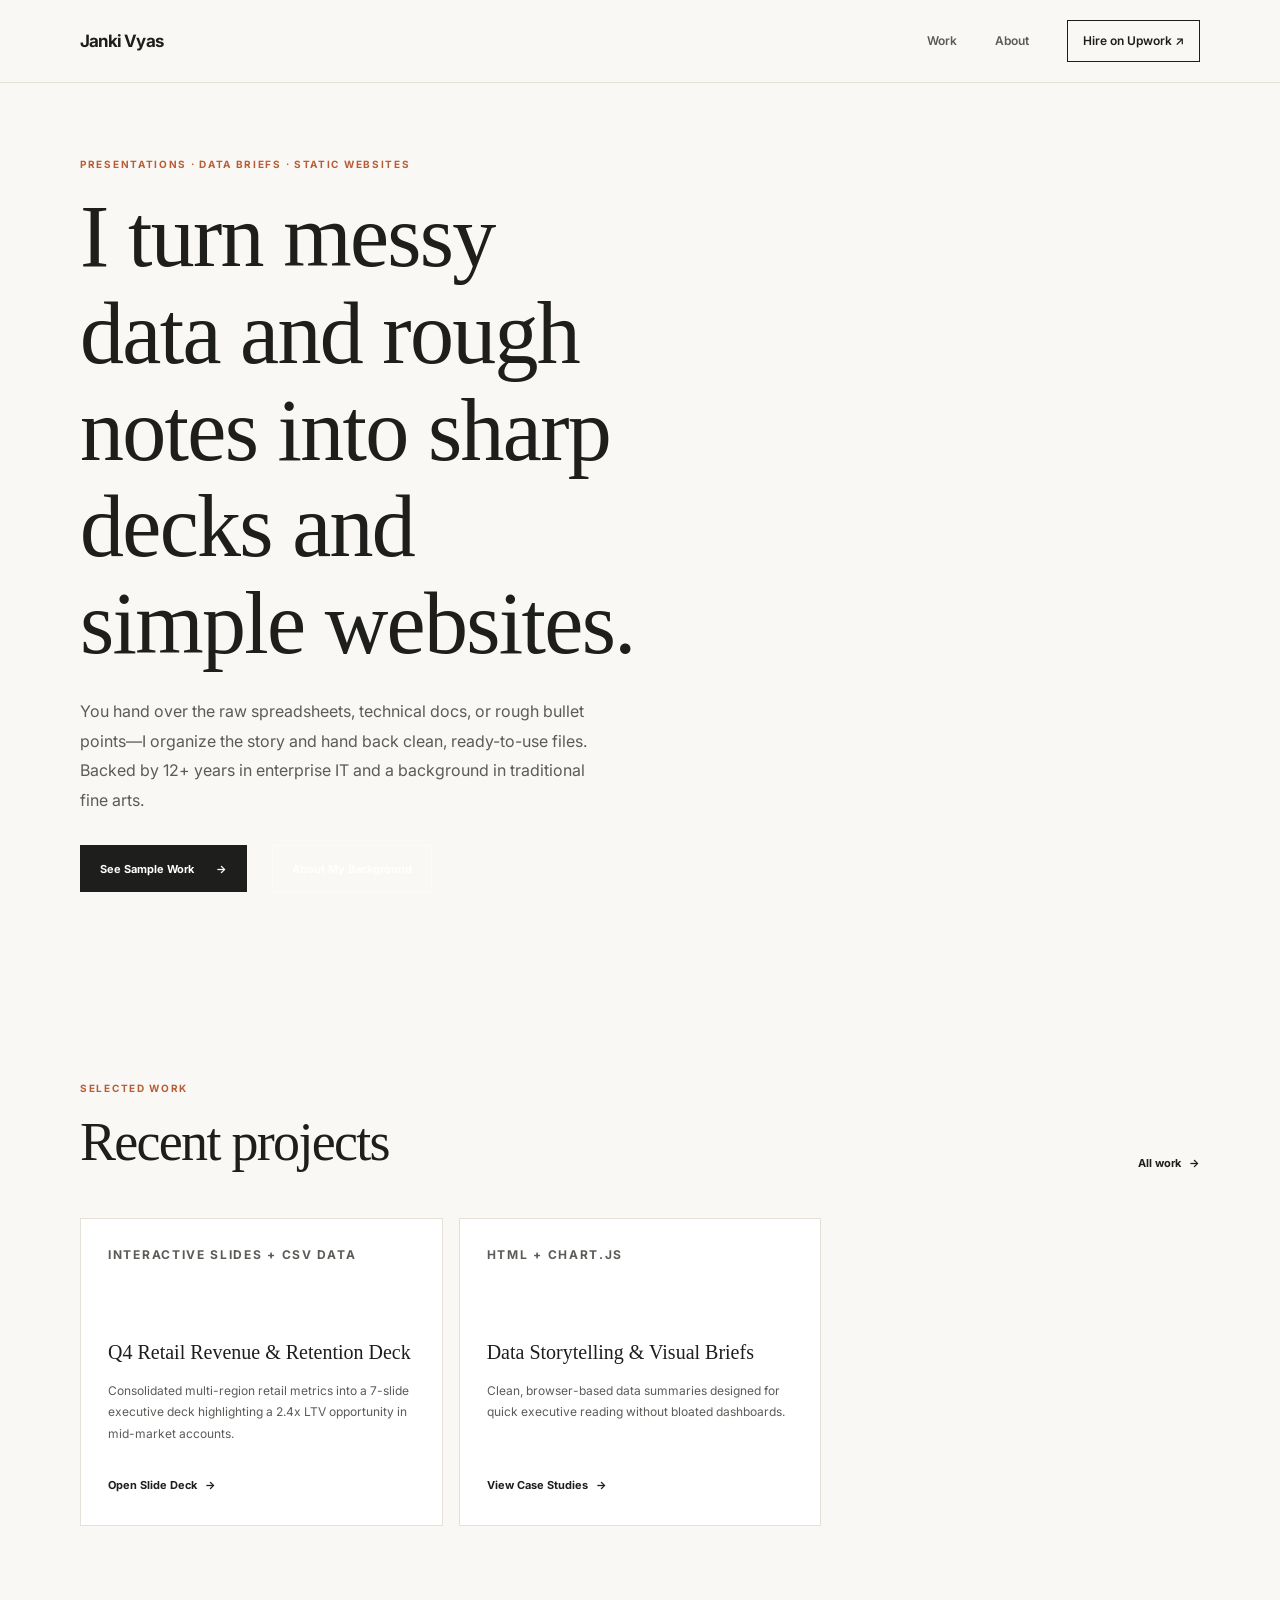
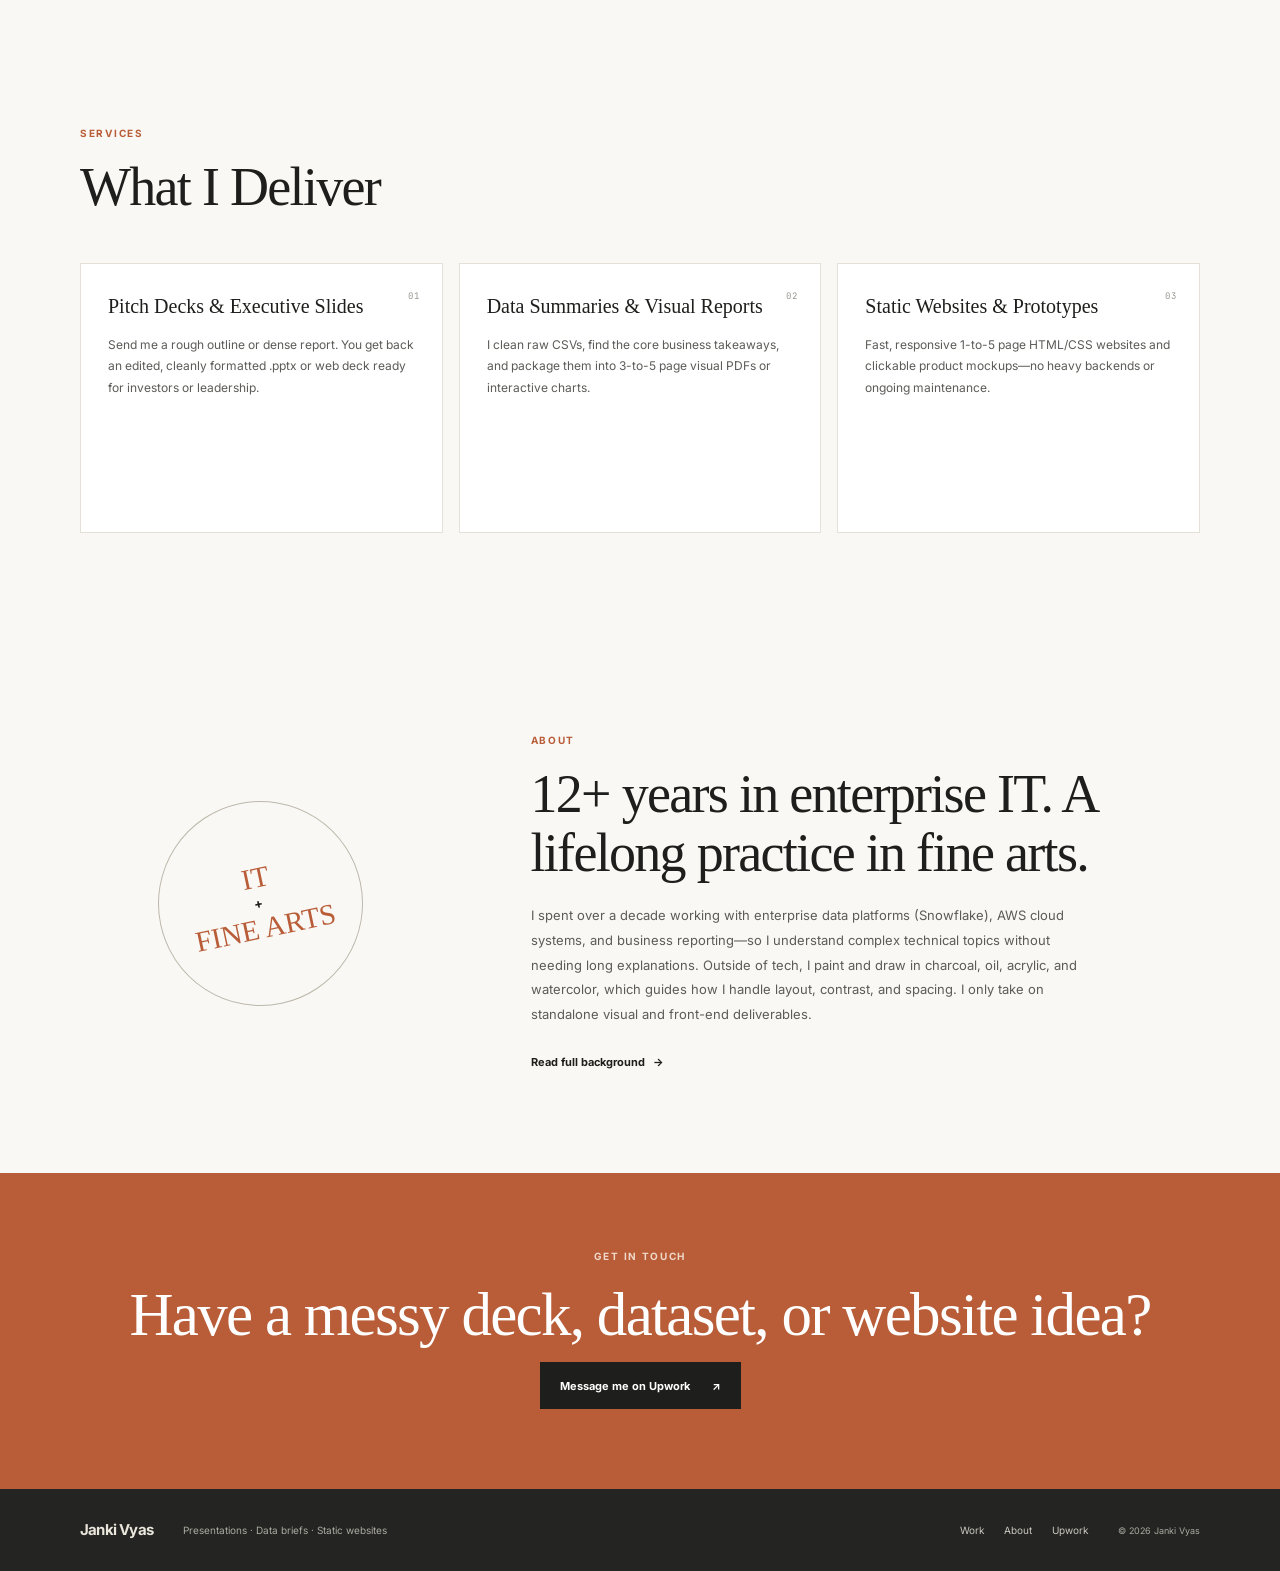
<file: index.html>
<!doctype html>
<html lang="en">
<head>
  <meta charset="utf-8">
  <meta name="viewport" content="width=device-width, initial-scale=1">
  <meta name="theme-color" content="#F4F5F3">
  <meta name="description" content="Janki Vyas creates executive presentations, data briefs, and simple static websites. 12+ years in enterprise IT and a background in traditional fine arts.">
  <title>Janki Vyas — Presentations, Data Briefs &amp; Static Websites</title>
  <link rel="preconnect" href="https://fonts.googleapis.com">
  <link rel="preconnect" href="https://fonts.gstatic.com" crossorigin>
  <link href="https://fonts.googleapis.com/css2?family=Inter:wght@400;500;600;700&family=JetBrains+Mono:wght@400;500;600&display=swap" rel="stylesheet">
  <link rel="stylesheet" href="style.css">
</head>
<body>
  <a class="skip-link" href="#main">Skip to content</a>
  <header class="site-header">
    <div class="container header-inner">
      <a class="wordmark" href="index.html" aria-label="Janki Vyas home">Janki Vyas</a>
      <nav class="site-nav" aria-label="Main navigation">
        <a href="work.html">Work</a>
        <a href="about.html">About</a>
        <a class="nav-cta" href="https://www.upwork.com/nx/search/talent/?q=Janki%20Vyas" target="_blank" rel="noopener noreferrer">Hire on Upwork <span aria-hidden="true">↗</span></a>
      </nav>
    </div>
  </header>
  <main id="main">
    <section class="hero container reveal" aria-labelledby="hero-title">
      <div class="hero-copy">
        <p class="eyebrow">PRESENTATIONS · DATA BRIEFS · STATIC WEBSITES</p>
        <h1 id="hero-title">I turn messy data and rough notes into sharp decks and simple websites.</h1>
        <p class="hero-intro">You hand over the raw spreadsheets, technical docs, or rough bullet points—I organize the story and hand back clean, ready-to-use files. Backed by 12+ years in enterprise IT and a background in traditional fine arts.</p>
        <div class="hero-actions">
          <a class="button button-dark" href="work.html">See Sample Work <span aria-hidden="true">→</span></a>
          <a class="button button-outline" href="about.html">About My Background</a>
        </div>
      </div>
    </section>

    <section class="section container reveal" aria-labelledby="selected-work-title">
      <div class="section-heading"><div><p class="eyebrow">Selected work</p><h2 id="selected-work-title">Recent projects</h2></div><a class="text-link" href="work.html">All work <span aria-hidden="true">→</span></a></div>
      <div class="service-grid project-grid">
        <article class="service-card project-card">
          <p class="eyebrow">INTERACTIVE SLIDES + CSV DATA</p>
          <h3>Q4 Retail Revenue &amp; Retention Deck</h3>
          <p>Consolidated multi-region retail metrics into a 7-slide executive deck highlighting a 2.4x LTV opportunity in mid-market accounts.</p>
          <a class="text-link" href="decks/retail-q4-story.html">Open Slide Deck <span aria-hidden="true">→</span></a>
        </article>
        <article class="service-card project-card">
          <p class="eyebrow">HTML + CHART.JS</p>
          <h3>Data Storytelling &amp; Visual Briefs</h3>
          <p>Clean, browser-based data summaries designed for quick executive reading without bloated dashboards.</p>
          <a class="text-link" href="work.html#data-briefs">View Case Studies <span aria-hidden="true">→</span></a>
        </article>
      </div>
    </section>

    <section class="section container reveal" aria-labelledby="deliver-title">
      <div class="section-heading"><div><p class="eyebrow">Services</p><h2 id="deliver-title">What I Deliver</h2></div></div>
      <div class="service-grid">
        <article class="service-card"><span class="card-index">01</span><h3>Pitch Decks &amp; Executive Slides</h3><p>Send me a rough outline or dense report. You get back an edited, cleanly formatted .pptx or web deck ready for investors or leadership.</p></article>
        <article class="service-card"><span class="card-index">02</span><h3>Data Summaries &amp; Visual Reports</h3><p>I clean raw CSVs, find the core business takeaways, and package them into 3-to-5 page visual PDFs or interactive charts.</p></article>
        <article class="service-card"><span class="card-index">03</span><h3>Static Websites &amp; Prototypes</h3><p>Fast, responsive 1-to-5 page HTML/CSS websites and clickable product mockups—no heavy backends or ongoing maintenance.</p></article>
      </div>
    </section>

    <section class="section container about-teaser reveal" aria-labelledby="about-title">
      <div class="about-stamp" aria-hidden="true"><span>IT</span><span>+</span><span>FINE ARTS</span></div>
      <div>
        <p class="eyebrow">About</p>
        <h2 id="about-title">12+ years in enterprise IT. A lifelong practice in fine arts.</h2>
        <p>I spent over a decade working with enterprise data platforms (Snowflake), AWS cloud systems, and business reporting—so I understand complex technical topics without needing long explanations. Outside of tech, I paint and draw in charcoal, oil, acrylic, and watercolor, which guides how I handle layout, contrast, and spacing. I only take on standalone visual and front-end deliverables.</p>
        <a class="text-link" href="about.html">Read full background <span aria-hidden="true">→</span></a>
      </div>
    </section>

    <section class="contact-band reveal" aria-labelledby="contact-title">
      <div class="container contact-inner">
        <p class="eyebrow">Get in touch</p>
        <h2 id="contact-title">Have a messy deck, dataset, or website idea?</h2>
        <a class="button button-dark" href="https://www.upwork.com/nx/search/talent/?q=Janki%20Vyas" target="_blank" rel="noopener noreferrer">Message me on Upwork <span aria-hidden="true">↗</span></a>
      </div>
    </section>
  </main>
  <footer class="site-footer">
    <div class="container footer-inner">
      <a class="wordmark" href="index.html">Janki Vyas</a>
      <p>Presentations · Data briefs · Static websites</p>
      <div class="footer-links"><a href="work.html">Work</a><a href="about.html">About</a><a href="https://www.upwork.com/nx/search/talent/?q=Janki%20Vyas" target="_blank" rel="noopener noreferrer">Upwork</a></div>
      <small>© 2026 Janki Vyas</small>
    </div>
  </footer>
  <script>
    document.addEventListener('DOMContentLoaded', () => {
      const items = document.querySelectorAll('.reveal');
      if (!('IntersectionObserver' in window) || window.matchMedia('(prefers-reduced-motion: reduce)').matches) {
        items.forEach(item => item.classList.add('is-visible'));
        return;
      }
      const observer = new IntersectionObserver(entries => {
        entries.forEach(entry => {
          if (entry.isIntersecting) {
            entry.target.classList.add('is-visible');
            observer.unobserve(entry.target);
          }
        });
      }, { threshold: 0.12, rootMargin: '0px 0px -32px 0px' });
      items.forEach(item => observer.observe(item));
    });
  </script>
</body>
</html>
</file>
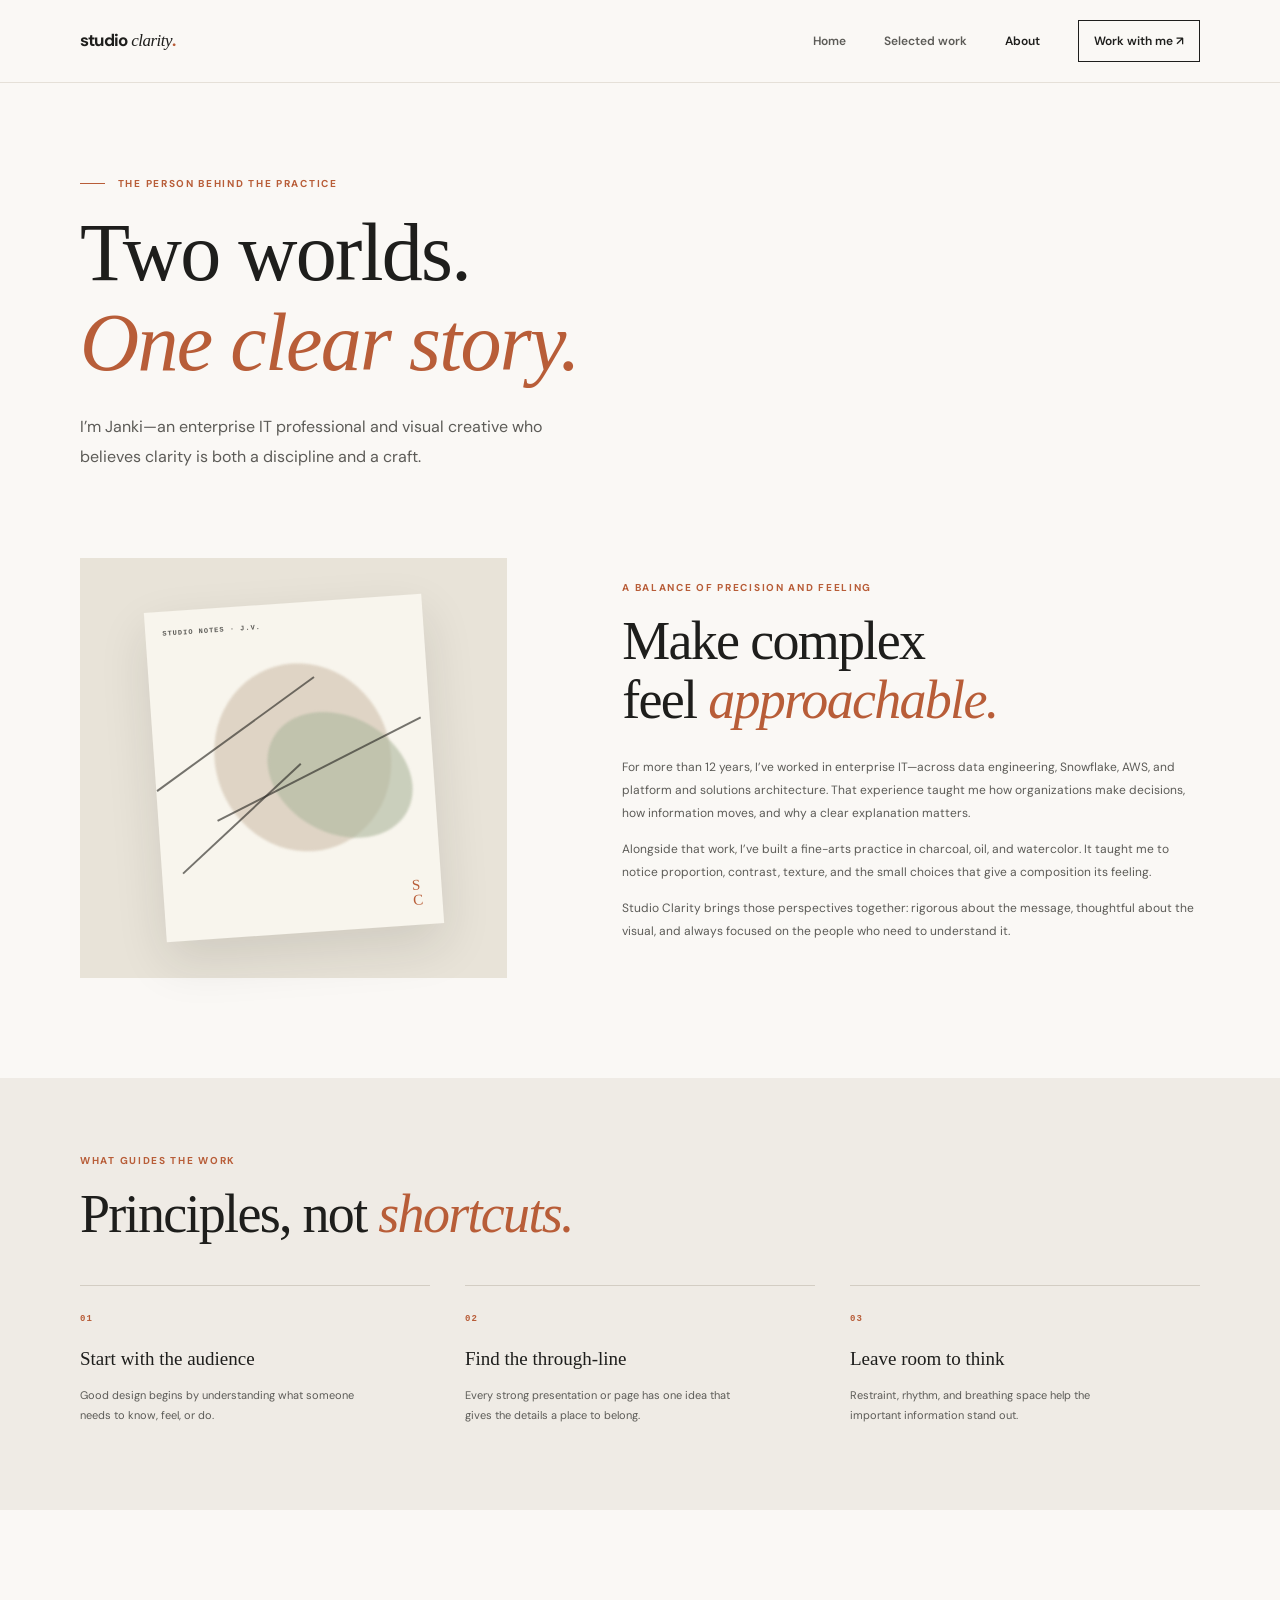
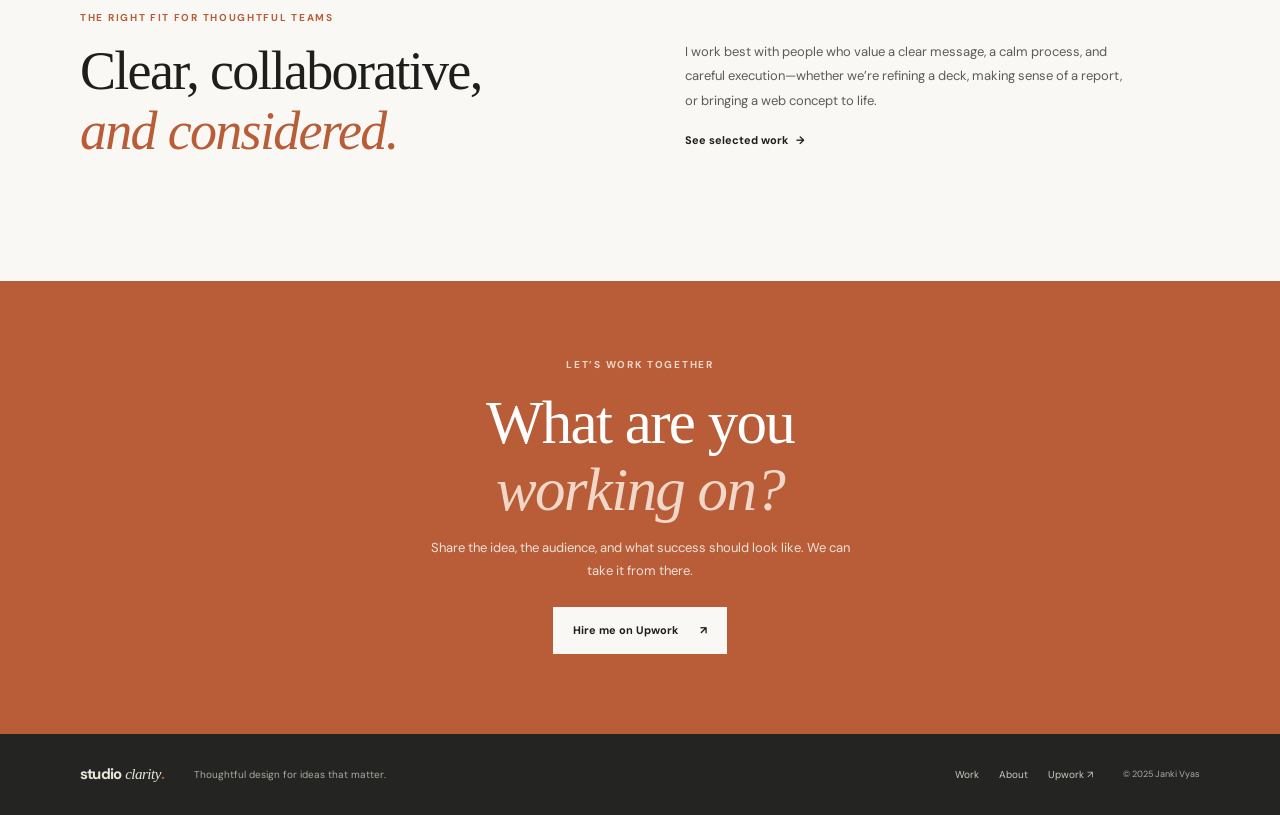
<file: about.html>
<!doctype html>
<html lang="en">
<head>
  <meta charset="utf-8">
  <meta name="viewport" content="width=device-width, initial-scale=1">
  <meta name="theme-color" content="#f6f2e9">
  <meta name="description" content="Meet Janki Vyas, a presentation designer and data storyteller with 12+ years of enterprise IT experience and a fine-arts background.">
  <title>About — Studio Clarity</title>
  <link rel="preconnect" href="https://fonts.googleapis.com">
  <link rel="preconnect" href="https://fonts.gstatic.com" crossorigin>
  <link href="https://fonts.googleapis.com/css2?family=DM+Sans:wght@400;500;600;700&family=Playfair+Display:wght@500;600&display=swap" rel="stylesheet">
  <link rel="stylesheet" href="style.css">
</head>
<body>
  <a class="skip-link" href="#main">Skip to content</a>
  <header class="site-header">
    <div class="container header-inner">
      <a class="wordmark" href="index.html" aria-label="Studio Clarity home">studio <span>clarity</span><i>.</i></a>
      <nav class="site-nav" aria-label="Main navigation">
        <a href="index.html">Home</a>
        <a href="work.html">Selected work</a>
        <a href="about.html" aria-current="page">About</a>
        <a class="nav-cta" href="https://www.upwork.com/nx/search/talent/?q=Janki%20Vyas" target="_blank" rel="noopener noreferrer">Work with me <span aria-hidden="true">↗</span></a>
      </nav>
    </div>
  </header>

  <main id="main">
    <section class="page-hero container about-page-hero">
      <p class="eyebrow"><span class="eyebrow-line"></span> The person behind the practice</p>
      <h1>Two worlds.<br><em>One clear story.</em></h1>
      <p class="page-intro">I’m Janki—an enterprise IT professional and visual creative who believes clarity is both a discipline and a craft.</p>
    </section>

    <section class="about-feature container">
      <div class="about-portrait" aria-label="Abstract artwork inspired by charcoal and watercolor"><div class="portrait-paper"><span class="portrait-caption">STUDIO NOTES · J.V.</span><div class="paint-wash wash-one"></div><div class="paint-wash wash-two"></div><div class="charcoal-line line-one"></div><div class="charcoal-line line-two"></div><div class="charcoal-line line-three"></div><span class="portrait-seal">S<br>C</span></div></div>
      <div class="about-story"><p class="eyebrow">A balance of precision and feeling</p><h2>Make complex<br>feel <em>approachable.</em></h2><p>For more than 12 years, I’ve worked in enterprise IT—across data engineering, Snowflake, AWS, and platform and solutions architecture. That experience taught me how organizations make decisions, how information moves, and why a clear explanation matters.</p><p>Alongside that work, I’ve built a fine-arts practice in charcoal, oil, and watercolor. It taught me to notice proportion, contrast, texture, and the small choices that give a composition its feeling.</p><p>Studio Clarity brings those perspectives together: rigorous about the message, thoughtful about the visual, and always focused on the people who need to understand it.</p></div>
    </section>

    <section class="values-section"><div class="container"><p class="eyebrow">What guides the work</p><h2>Principles, not <em>shortcuts.</em></h2><div class="values-grid"><article><span>01</span><h3>Start with the audience</h3><p>Good design begins by understanding what someone needs to know, feel, or do.</p></article><article><span>02</span><h3>Find the through-line</h3><p>Every strong presentation or page has one idea that gives the details a place to belong.</p></article><article><span>03</span><h3>Leave room to think</h3><p>Restraint, rhythm, and breathing space help the important information stand out.</p></article></div></div></section>

    <section class="section container about-close"><div><p class="eyebrow">The right fit for thoughtful teams</p><h2>Clear, collaborative,<br><em>and considered.</em></h2></div><div><p>I work best with people who value a clear message, a calm process, and careful execution—whether we’re refining a deck, making sense of a report, or bringing a web concept to life.</p><a class="text-link" href="work.html">See selected work <span aria-hidden="true">→</span></a></div></section>

    <section class="contact-band"><div class="container contact-inner"><p class="eyebrow">Let’s work together</p><h2>What are you<br><em>working on?</em></h2><p>Share the idea, the audience, and what success should look like. We can take it from there.</p><a class="button button-cream" href="https://www.upwork.com/nx/search/talent/?q=Janki%20Vyas" target="_blank" rel="noopener noreferrer">Hire me on Upwork <span aria-hidden="true">↗</span></a></div></section>
  </main>

  <footer class="site-footer">
    <div class="container footer-inner">
      <a class="wordmark" href="index.html">studio <span>clarity</span><i>.</i></a>
      <p>Thoughtful design for ideas that matter.</p>
      <div class="footer-links"><a href="work.html">Work</a><a href="about.html" aria-current="page">About</a><a href="https://www.upwork.com/nx/search/talent/?q=Janki%20Vyas" target="_blank" rel="noopener noreferrer">Upwork ↗</a></div>
      <small>© 2025 Janki Vyas</small>
    </div>
  </footer>
</body>
</html>
</file>
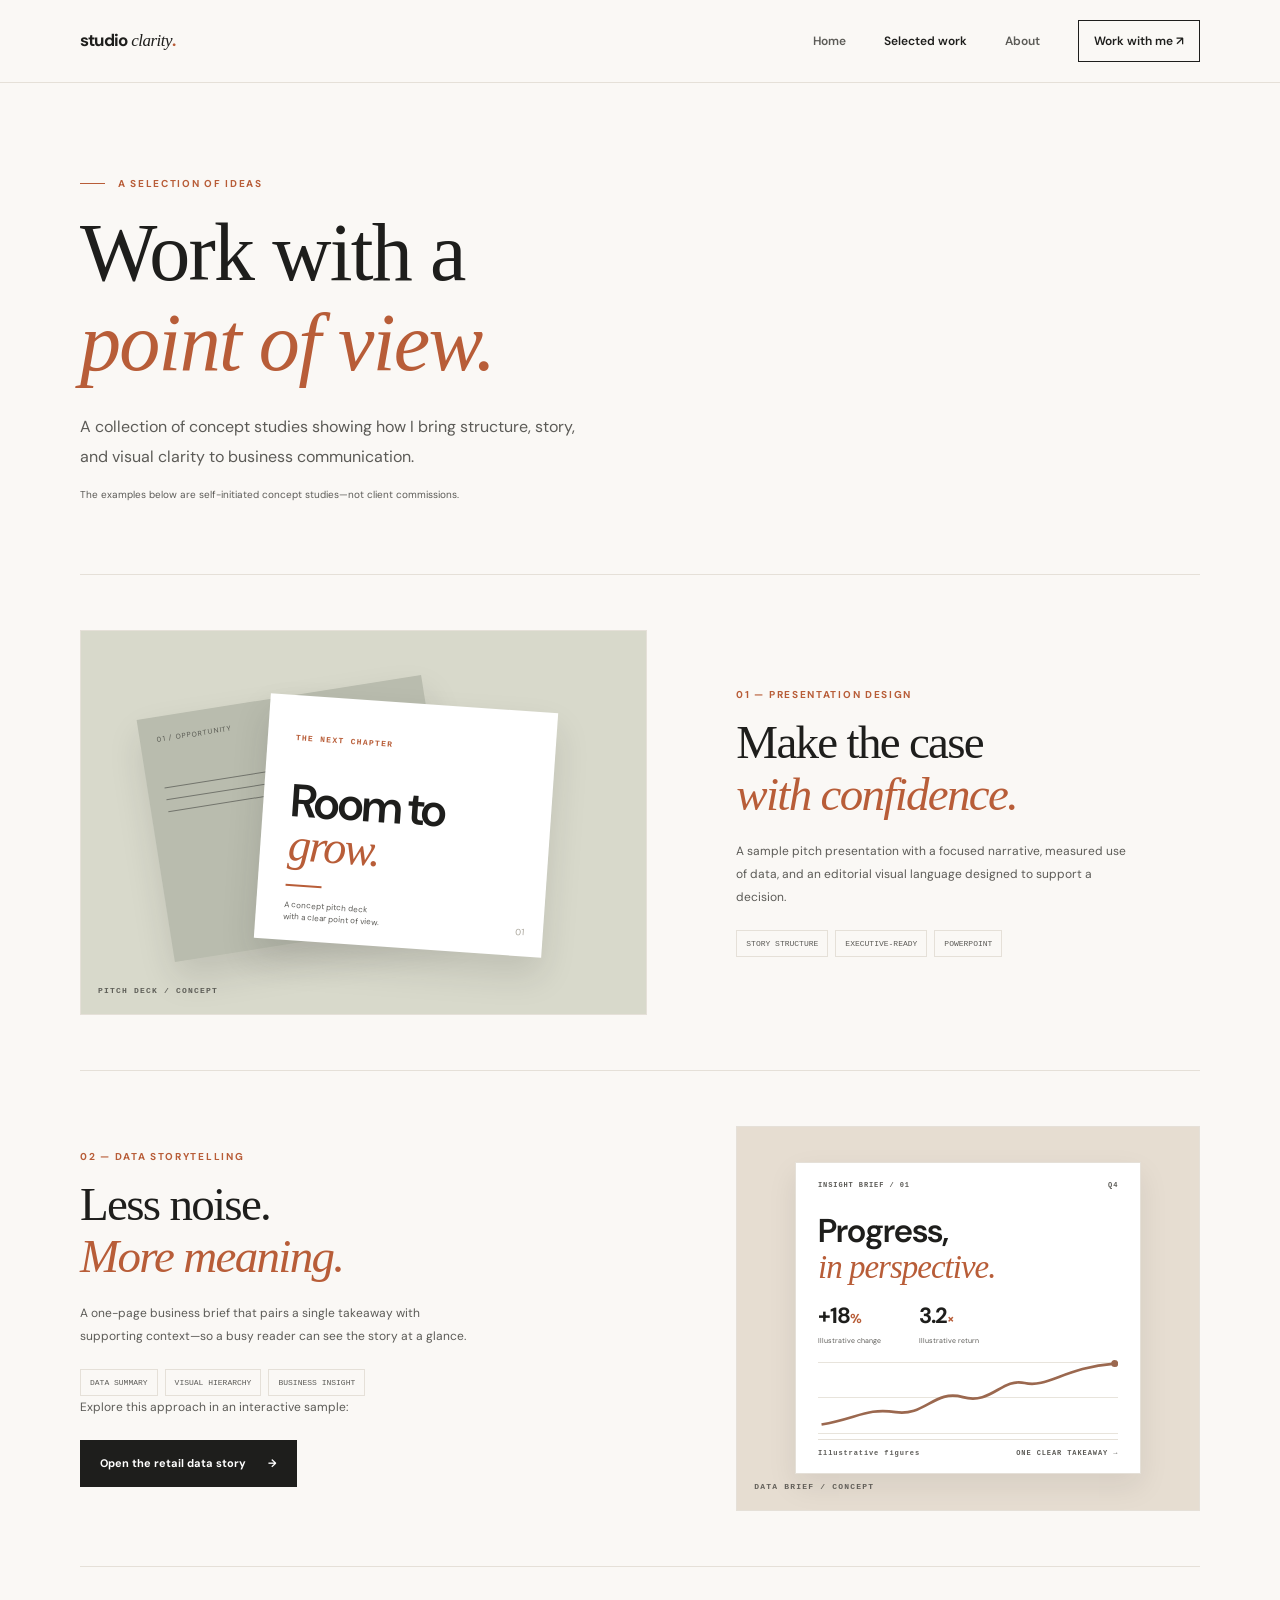
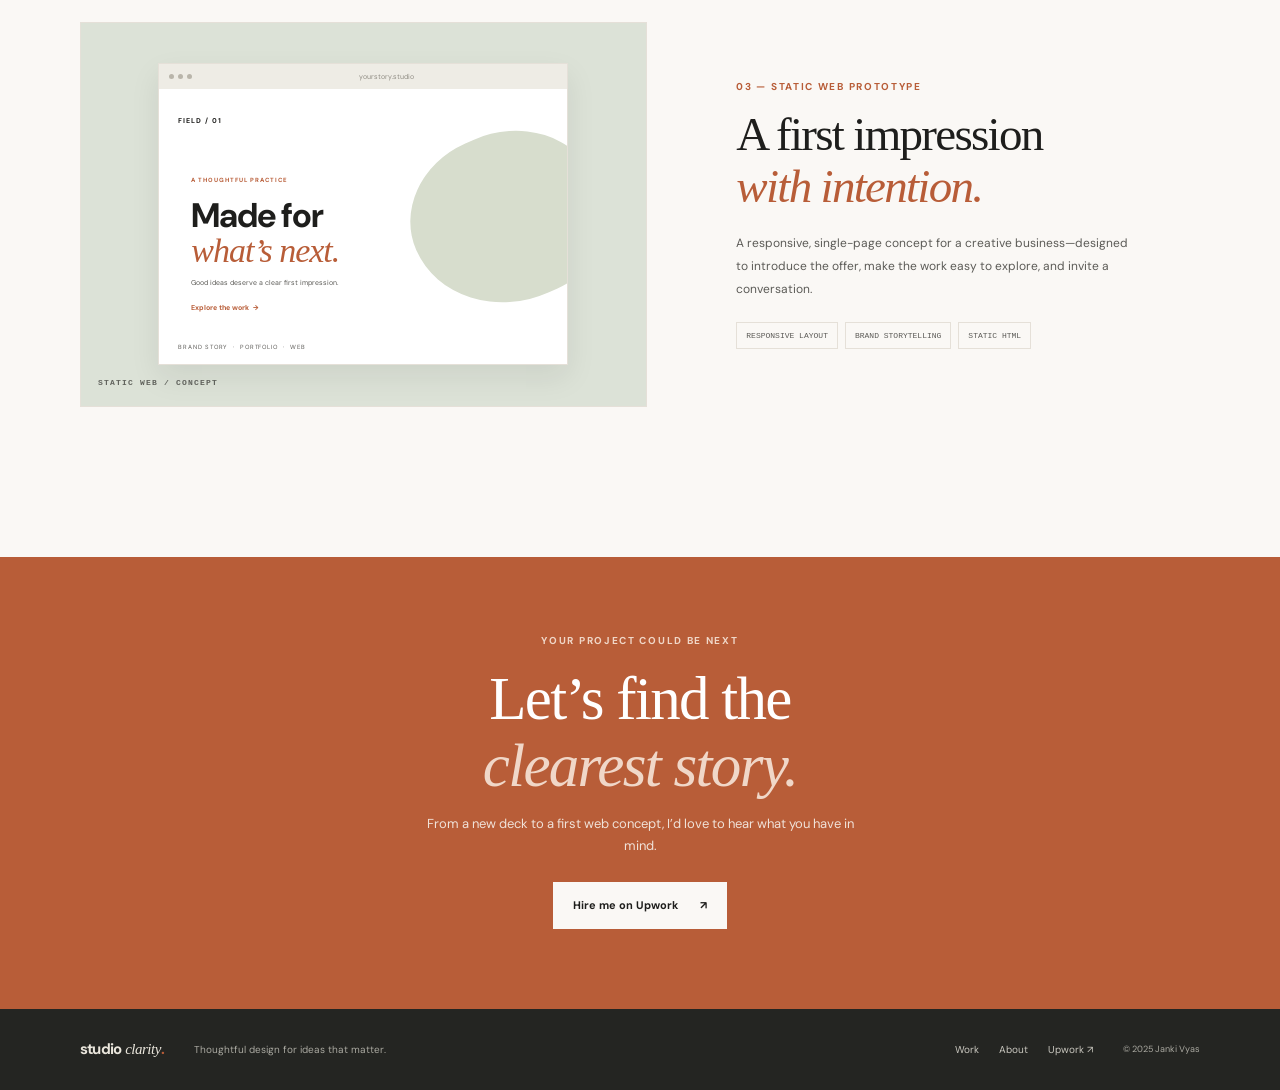
<file: work.html>
<!doctype html>
<html lang="en">
<head>
  <meta charset="utf-8">
  <meta name="viewport" content="width=device-width, initial-scale=1">
  <meta name="theme-color" content="#f6f2e9">
  <meta name="description" content="Explore Studio Clarity concept studies in presentation design, data storytelling, and static web prototypes by Janki Vyas.">
  <title>Selected Work — Studio Clarity</title>
  <link rel="preconnect" href="https://fonts.googleapis.com">
  <link rel="preconnect" href="https://fonts.gstatic.com" crossorigin>
  <link href="https://fonts.googleapis.com/css2?family=DM+Sans:wght@400;500;600;700&family=Playfair+Display:wght@500;600&display=swap" rel="stylesheet">
  <link rel="stylesheet" href="style.css">
</head>
<body>
  <a class="skip-link" href="#main">Skip to content</a>
  <header class="site-header"><div class="container header-inner"><a class="wordmark" href="index.html" aria-label="Studio Clarity home">studio <span>clarity</span><i>.</i></a><nav class="site-nav" aria-label="Main navigation"><a href="index.html">Home</a><a href="work.html" aria-current="page">Selected work</a><a href="about.html">About</a><a class="nav-cta" href="https://www.upwork.com/nx/search/talent/?q=Janki%20Vyas" target="_blank" rel="noopener noreferrer">Work with me <span aria-hidden="true">↗</span></a></nav></div></header>
  <main id="main">
    <section class="page-hero container"><p class="eyebrow"><span class="eyebrow-line"></span> A selection of ideas</p><h1>Work with a<br><em>point of view.</em></h1><p class="page-intro">A collection of concept studies showing how I bring structure, story, and visual clarity to business communication.</p><p class="work-disclaimer">The examples below are self-initiated concept studies—not client commissions.</p></section>

    <section class="work-list container" aria-label="Selected work">
      <article class="work-project" id="presentations">
        <div class="project-visual visual-pitch"><div class="pitch-slide pitch-back"><span>01 / OPPORTUNITY</span><div class="pitch-lines"><i></i><i></i><i></i></div></div><div class="pitch-slide pitch-main"><span class="mini-label">THE NEXT CHAPTER</span><h3>Room to<br><em>grow.</em></h3><div class="pitch-rule"></div><p>A concept pitch deck<br>with a clear point of view.</p><span class="pitch-number">01</span></div><span class="visual-tag">PITCH DECK / CONCEPT</span></div>
        <div class="project-info"><p class="eyebrow">01 — Presentation design</p><h2>Make the case<br><em>with confidence.</em></h2><p>A sample pitch presentation with a focused narrative, measured use of data, and an editorial visual language designed to support a decision.</p><ul class="tag-list"><li>Story structure</li><li>Executive-ready</li><li>PowerPoint</li></ul></div>
      </article>

      <article class="work-project project-reverse" id="data-briefs">
        <div class="project-visual visual-data"><div class="data-sheet"><div class="data-top"><span>INSIGHT BRIEF / 01</span><span>Q4</span></div><p class="data-title">Progress,<br><em>in perspective.</em></p><div class="data-stat-row"><div><strong>+18<span>%</span></strong><small>Illustrative change</small></div><div><strong>3.2<span>×</span></strong><small>Illustrative return</small></div></div><div class="data-graph"><div class="graph-lines"><i></i><i></i><i></i></div><svg viewBox="0 0 340 90" role="img" aria-label="Illustrative upward trend line"><path d="M4 75 C 45 68, 55 56, 88 61 S 132 35, 164 44 S 208 22, 234 28 S 280 10, 336 6" fill="none" stroke="#9b684f" stroke-width="3"/><circle cx="336" cy="6" r="4" fill="#9b684f"/></svg></div><div class="data-bottom"><span>Illustrative figures</span><span>ONE CLEAR TAKEAWAY →</span></div></div><span class="visual-tag">DATA BRIEF / CONCEPT</span></div>
        <div class="project-info"><p class="eyebrow">02 — Data storytelling</p><h2>Less noise.<br><em>More meaning.</em></h2><p>A one-page business brief that pairs a single takeaway with supporting context—so a busy reader can see the story at a glance.</p><ul class="tag-list"><li>Data summary</li><li>Visual hierarchy</li><li>Business insight</li></ul><p class="project-link-note">Explore this approach in an interactive sample:</p><a class="button button-dark" href="sample-data-story.html">Open the retail data story <span aria-hidden="true">→</span></a></div>
      </article>

      <article class="work-project" id="web-prototypes">
        <div class="project-visual visual-web"><div class="browser-frame"><div class="browser-bar"><span></span><span></span><span></span><i>yourstory.studio</i></div><div class="browser-page"><span class="browser-mark">FIELD / 01</span><div class="browser-copy"><small>A THOUGHTFUL PRACTICE</small><strong>Made for<br><em>what’s next.</em></strong><span>Good ideas deserve a clear first impression.</span><b>Explore the work&nbsp; →</b></div><div class="browser-shape"></div><div class="browser-footer">BRAND STORY &nbsp;·&nbsp; PORTFOLIO &nbsp;·&nbsp; WEB</div></div></div><span class="visual-tag">STATIC WEB / CONCEPT</span></div>
        <div class="project-info"><p class="eyebrow">03 — Static web prototype</p><h2>A first impression<br><em>with intention.</em></h2><p>A responsive, single-page concept for a creative business—designed to introduce the offer, make the work easy to explore, and invite a conversation.</p><ul class="tag-list"><li>Responsive layout</li><li>Brand storytelling</li><li>Static HTML</li></ul></div>
      </article>
    </section>

    <section class="contact-band"><div class="container contact-inner"><p class="eyebrow">Your project could be next</p><h2>Let’s find the<br><em>clearest story.</em></h2><p>From a new deck to a first web concept, I’d love to hear what you have in mind.</p><a class="button button-cream" href="https://www.upwork.com/nx/search/talent/?q=Janki%20Vyas" target="_blank" rel="noopener noreferrer">Hire me on Upwork <span aria-hidden="true">↗</span></a></div></section>
  </main>
  <footer class="site-footer"><div class="container footer-inner"><a class="wordmark" href="index.html">studio <span>clarity</span><i>.</i></a><p>Thoughtful design for ideas that matter.</p><div class="footer-links"><a href="work.html">Work</a><a href="about.html">About</a><a href="https://www.upwork.com/nx/search/talent/?q=Janki%20Vyas" target="_blank" rel="noopener noreferrer">Upwork ↗</a></div><small>© 2025 Janki Vyas</small></div></footer>
</body>
</html>
</file>
<file: style.css>
/* Studio Clarity — calm, editorial visual system */
:root {
  color-scheme: light;
  --cream: #FAF8F5;
  --paper: #FFFFFF;
  --ink: #1E1E1C;
  --muted: #5C5B57;
  --line: #E5E0D8;
  --clay: #B85D38;
  --sage: #dce1d2;
  --serif: Georgia, "Times New Roman", serif;
  --sans: Inter, "DM Sans", Arial, sans-serif;
  --mono: "JetBrains Mono", "SFMono-Regular", Consolas, monospace;
  --content: 1120px;
  --ease-out: cubic-bezier(0.16, 1, 0.3, 1);
}
* { box-sizing: border-box; }
html { scroll-behavior: smooth; }
body {
  margin: 0;
  background-color: var(--cream);
  background-image: radial-gradient(rgba(30, 30, 28, .10) .65px, transparent .65px);
  background-size: 18px 18px;
  color: var(--ink);
  font-family: var(--sans);
  font-size: 15px;
  line-height: 1.7;
  -webkit-font-smoothing: antialiased;
}
a { color: inherit; text-decoration: none; }
a:focus-visible, button:focus-visible { outline: 2px solid var(--clay); outline-offset: 5px; }
::selection { color: var(--paper); background: var(--clay); }
.container { width: min(var(--content), calc(100% - 64px)); margin-inline: auto; }
.skip-link { position: absolute; z-index: 20; top: 10px; left: 10px; padding: 10px 14px; transform: translateY(-160%); background: var(--ink); color: var(--paper); }
.skip-link:focus { transform: translateY(0); }
.site-header { border-bottom: 1px solid var(--line); }
.header-inner { min-height: 82px; display: flex; align-items: center; justify-content: space-between; gap: 30px; }
.wordmark { display: inline-flex; align-items: baseline; font-size: 17px; font-weight: 700; letter-spacing: -.8px; white-space: nowrap; }
.wordmark span { margin-left: 4px; font-family: var(--serif); font-weight: 500; font-style: italic; letter-spacing: -.5px; }
.wordmark i { color: var(--clay); font-style: normal; }
.site-nav { display: flex; align-items: center; gap: clamp(17px, 3vw, 38px); font-size: 12px; font-weight: 600; }
.site-nav a:not(.nav-cta) { color: var(--muted); transition: color .2s ease; }
.site-nav a:hover, .footer-links a:hover, .text-link:hover { color: var(--clay); }
.site-nav a[aria-current="page"] { color: var(--ink); }
.site-nav .nav-cta { padding: 10px 15px; border: 1px solid var(--ink); transition: background .2s ease, color .2s ease, transform .2s ease; }
.site-nav .nav-cta:hover { color: var(--paper); background: var(--ink); transform: translateY(-1px); }
.eyebrow { margin: 0 0 17px; color: var(--clay); font-size: 10px; font-weight: 700; letter-spacing: 1.7px; line-height: 1.5; text-transform: uppercase; }
.eyebrow-line { display: inline-block; width: 25px; height: 1px; margin: 0 9px 3px 0; background: var(--clay); }
.mono-tag { display: inline-block; padding: 6px 9px; border: 1px solid var(--line); color: var(--muted); font-family: var(--mono); font-size: 9px; font-weight: 500; letter-spacing: .08em; line-height: 1.4; text-transform: uppercase; }
h1, h2, h3, p { margin-top: 0; }
h1, h2 { font-family: var(--serif); font-weight: 500; letter-spacing: -1.7px; line-height: 1.1; }
h1 { margin-bottom: 24px; font-size: clamp(50px, 7vw, 88px); }
h2 { margin-bottom: 20px; font-size: clamp(36px, 4.5vw, 54px); }
h1 em, h2 em, .art-headline em, .preview-title em, .data-title em, .pitch-slide h3 em, .browser-copy strong em { color: var(--clay); font-family: var(--serif); font-weight: 500; }
.hero { min-height: 610px; display: grid; grid-template-columns: 1.05fr .95fr; align-items: center; gap: 50px; padding-block: 74px 84px; }
.hero-copy { padding-bottom: 5px; }
.hero-intro, .page-intro { max-width: 520px; margin-bottom: 30px; color: var(--muted); font-size: 16px; line-height: 1.85; }
.hero-actions { display: flex; align-items: center; flex-wrap: wrap; gap: 25px; }
.button { min-height: 47px; display: inline-flex; align-items: center; justify-content: center; gap: 22px; padding: 0 19px; border: 1px solid transparent; font-size: 11px; font-weight: 700; transition: transform .2s var(--ease-out), background-color .2s ease, color .2s ease, border-color .2s ease, box-shadow .2s ease; }
.button:hover { transform: translateY(-2px); }
.button:active { transform: translateY(0); }
.button-dark { background: var(--ink); color: var(--paper); }
.button-dark:hover { background: var(--clay); }
.button-outline { border-color: rgba(255,255,255,.55); color: var(--paper); }
.button-outline:hover { background: var(--paper); color: var(--ink); }
.button-cream { background: var(--cream); color: var(--ink); }
.button-cream:hover { background: var(--paper); }
.text-link { display: inline-flex; align-items: center; gap: 8px; font-size: 11px; font-weight: 700; transition: color .2s ease; }
.hero-note { margin: 44px 0 0; color: var(--muted); font-size: 11px; }
.hero-art { position: relative; min-height: 405px; overflow: hidden; background: #e7e5d9; }
.art-label, .art-foot { position: absolute; z-index: 2; right: 24px; left: 24px; display: flex; justify-content: space-between; color: #74736b; font-size: 8px; font-weight: 700; letter-spacing: 1.3px; }
.art-label { top: 22px; }
.art-foot { bottom: 19px; letter-spacing: 1.5px; }
.art-sheet { position: absolute; width: 52%; height: 62%; background: var(--paper); box-shadow: 0 20px 50px rgba(50,45,36,.12); }
.sheet-back { top: 18%; left: 17%; padding: 19px; transform: rotate(-9deg); background: #c1c6b4; }
.sheet-mark { font-family: var(--serif); font-size: 19px; }
.sheet-line { display: block; width: 74%; height: 2px; margin-top: 27px; background: rgba(30,30,28,.4); }
.sheet-line.short { width: 49%; margin-top: 8px; }
.sheet-front { top: 21%; left: 31%; padding: 29px 27px; transform: rotate(4deg); }
.mini-label { color: var(--clay); font-family: var(--mono); font-size: 8px; font-weight: 700; letter-spacing: 1.3px; text-transform: uppercase; }
.art-headline { display: block; margin-top: 24px; font-family: var(--sans); font-size: clamp(27px, 4vw, 43px); font-weight: 600; letter-spacing: -1.8px; line-height: 1.03; }
.chart-bars { height: 50px; display: flex; align-items: end; gap: 6px; margin-top: 20px; border-bottom: 1px solid var(--line); }
.chart-bars i { flex: 1; background: #bbc1ae; }
.chart-bars i:nth-child(1) { height: 35%; }.chart-bars i:nth-child(2) { height: 54%; }.chart-bars i:nth-child(3) { height: 43%; }.chart-bars i:nth-child(4) { height: 67%; }.chart-bars i:nth-child(5) { height: 58%; }.chart-bars i:nth-child(6) { height: 78%; }.chart-bars i:nth-child(7) { height: 100%; background: var(--clay); }
.chart-caption { display: block; margin-top: 9px; color: var(--muted); font-size: 8px; }
.art-orbit { position: absolute; width: 230px; height: 230px; border: 1px solid rgba(184,93,56,.28); border-radius: 50%; }
.orbit-one { top: 20%; right: -12%; }.orbit-two { bottom: -34%; left: -9%; width: 280px; height: 280px; }
.art-dot { position: absolute; top: 28%; right: 19%; width: 8px; height: 8px; border-radius: 50%; background: var(--clay); }
.intro-band { padding: 53px 0; background: #efebe5; }
.intro-grid { display: grid; grid-template-columns: .55fr 1.45fr; align-items: start; gap: 40px; }
.intro-grid .eyebrow { margin: 7px 0 0; }
.intro-statement { max-width: 770px; margin: 0; font-family: var(--serif); font-size: clamp(25px, 3.2vw, 38px); line-height: 1.4; }
.intro-statement em { color: var(--clay); }
.section { padding-block: 100px; }
.section-heading { display: flex; align-items: end; justify-content: space-between; gap: 45px; margin-bottom: 45px; }
.section-heading h2 { margin-bottom: 0; }
.section-aside { max-width: 250px; margin-bottom: 5px; color: var(--muted); font-size: 13px; }
.service-grid { display: grid; grid-template-columns: repeat(3, 1fr); gap: 16px; }
.service-card { position: relative; min-height: 270px; padding: 25px 27px 29px; border: 1px solid var(--line); background: var(--paper); transition: transform .35s var(--ease-out), box-shadow .35s var(--ease-out), border-color .25s ease; }
.service-card:hover { transform: translateY(-4px); border-color: #d7d0c5; box-shadow: 0 12px 28px rgba(30,30,28,.06); }
.service-card + .service-card { padding-left: 27px; }
.card-index { position: absolute; top: 25px; right: 22px; color: #99968e; font-family: var(--mono); font-size: 9px; letter-spacing: 1px; }
.service-icon { display: block; margin: 8px 0 24px; color: var(--clay); font-size: 23px; }
.service-card h3 { margin-bottom: 11px; font-family: var(--serif); font-size: 20px; font-weight: 500; }
.service-card p { min-height: 70px; margin-bottom: 21px; color: var(--muted); font-size: 12px; line-height: 1.8; }
.featured-section { padding-block: 83px; background: var(--ink); color: var(--paper); }
.featured-inner { display: grid; grid-template-columns: .85fr 1.15fr; align-items: center; gap: 85px; }
.featured-copy h2 { margin-bottom: 20px; }
.featured-copy > p:not(.eyebrow) { max-width: 370px; margin-bottom: 29px; color: #c3c0b9; font-size: 13px; line-height: 1.85; }
.featured-copy .eyebrow { color: #d0a88f; }
.feature-preview { position: relative; max-width: 530px; min-height: 350px; margin-inline: auto; padding: 19px 24px; border: 1px solid var(--line); background: var(--paper); color: var(--ink); box-shadow: 12px 12px 0 rgba(184,93,56,.22); }
.preview-top, .preview-bottom { display: flex; justify-content: space-between; color: var(--muted); font-family: var(--mono); font-size: 7px; font-weight: 700; letter-spacing: 1.1px; }
.preview-content { padding: 35px 20px 22px; }
.preview-title { margin: 10px 0 16px; font-size: clamp(33px, 4vw, 47px); font-weight: 600; letter-spacing: -2px; line-height: 1; }
.preview-chart { height: 87px; display: flex; align-items: end; gap: 9px; padding: 0 0 1px 18px; border-bottom: 1px solid var(--line); }
.preview-chart i { width: 9%; height: var(--h); background: #b6bca9; }.preview-chart i:nth-last-child(-n+2) { background: var(--clay); }
.preview-legend { display: flex; justify-content: space-between; margin-top: 9px; color: var(--muted); font-size: 8px; }
.preview-bottom { margin-top: 20px; }
.about-teaser { display: grid; grid-template-columns: .7fr 1.3fr; align-items: center; gap: 90px; }
.about-teaser > div:last-child { max-width: 570px; }
.about-teaser p:not(.eyebrow) { margin-bottom: 21px; color: var(--muted); font-size: 13px; line-height: 1.9; }
.about-stamp { width: 205px; height: 205px; display: flex; flex-direction: column; align-items: center; justify-content: center; gap: 2px; margin-inline: auto; border: 1px solid #bdb8ab; border-radius: 50%; transform: rotate(-12deg); color: var(--clay); font-family: var(--serif); font-size: 29px; line-height: 1.1; }
.about-stamp span:nth-child(2) { color: var(--ink); font-family: var(--sans); font-size: 13px; font-weight: 700; letter-spacing: 4px; }
.contact-band { padding: 76px 0 80px; background: var(--clay); color: var(--paper); text-align: center; }
.contact-inner > .eyebrow { color: #f0d7c8; }
.contact-inner h2 { margin-bottom: 14px; font-size: clamp(42px, 5vw, 61px); }
.contact-inner h2 em { color: #f0d7c8; }
.contact-inner > p:not(.eyebrow) { max-width: 430px; margin: 0 auto 25px; color: #f0e2d9; font-size: 13px; }
.site-footer { padding-block: 28px; background: #242522; color: #eae6dc; }
.footer-inner { display: grid; grid-template-columns: auto 1fr auto auto; align-items: center; gap: 30px; }
.footer-inner .wordmark { font-size: 15px; }.footer-inner p { margin: 0; color: #aaa9a1; font-size: 10px; }.footer-links { display: flex; gap: 20px; color: #c9c7bf; font-size: 10px; }.footer-inner small { color: #aaa9a1; font-size: 9px; white-space: nowrap; }
.page-hero { padding-block: 93px 61px; }
.page-hero h1 { font-size: clamp(53px, 7vw, 82px); }
.page-intro { margin-bottom: 14px; }
.work-disclaimer { color: var(--muted); font-size: 10px; }
.work-list { padding-bottom: 95px; }
.work-project { display: grid; grid-template-columns: 1.1fr .9fr; align-items: center; gap: clamp(40px, 7vw, 95px); padding-block: 55px; border-top: 1px solid var(--line); scroll-margin-top: 30px; }
.work-project.project-reverse .project-visual { order: 2; }.work-project.project-reverse .project-info { order: 1; }
.project-visual { position: relative; min-height: 385px; display: grid; place-items: center; overflow: hidden; border: 1px solid var(--line); transition: transform .35s var(--ease-out), box-shadow .35s var(--ease-out); }
.project-visual:hover { transform: translateY(-4px); box-shadow: 0 12px 28px rgba(30,30,28,.08); }
.visual-pitch { background: #d8d9cb; }.visual-data { background: #e6ddd1; }.visual-web { background: #dce2d7; }
.visual-tag { position: absolute; bottom: 16px; left: 17px; color: rgba(30,30,28,.65); font-family: var(--mono); font-size: 8px; font-weight: 700; letter-spacing: 1.2px; text-transform: uppercase; }
.pitch-slide { position: absolute; width: 51%; height: 64%; box-shadow: 0 18px 35px rgba(30,30,28,.13); }
.pitch-back { top: 17%; left: 13%; padding: 17px; transform: rotate(-9deg); background: #b9bcae; color: #55564f; font-size: 7px; letter-spacing: 1px; }
.pitch-lines { margin-top: 42px; }.pitch-lines i { display: block; width: 80%; height: 1px; margin-bottom: 11px; background: #73756d; }.pitch-lines i:nth-child(2) { width: 62%; }.pitch-lines i:nth-child(3) { width: 45%; }
.pitch-main { top: 19%; left: 32%; padding: 28px; transform: rotate(4deg); background: var(--paper); }
.pitch-slide h3 { margin: 29px 0 17px; font-size: clamp(32px, 4vw, 46px); font-weight: 600; letter-spacing: -2px; line-height: .96; }
.pitch-rule { width: 36px; height: 2px; background: var(--clay); }.pitch-slide p { margin: 12px 0 0; color: var(--muted); font-size: 8px; line-height: 1.5; }.pitch-number { position: absolute; right: 19px; bottom: 16px; color: #aaa69c; font-size: 9px; }
.data-sheet { width: 75%; max-width: 390px; padding: 17px 22px 14px; border: 1px solid var(--line); background: var(--paper); box-shadow: 0 12px 28px rgba(30,30,28,.08); }
.data-top, .data-bottom { display: flex; justify-content: space-between; color: var(--muted); font-family: var(--mono); font-size: 7px; font-weight: 700; letter-spacing: .9px; }
.data-title { margin: 21px 0 12px; font-size: clamp(23px, 3vw, 33px); font-weight: 600; letter-spacing: -1px; line-height: 1.1; }
.data-stat-row { display: flex; gap: 38px; }.data-stat-row strong { display: block; font-size: 22px; letter-spacing: -1px; }.data-stat-row strong span { color: var(--clay); font-size: 13px; }.data-stat-row small { display: block; color: var(--muted); font-size: 7px; }
.data-graph { position: relative; height: 82px; margin-top: 10px; }.data-graph svg { position: absolute; inset: 0; width: 100%; height: 100%; }.graph-lines { position: absolute; inset: 5px 0; display: flex; flex-direction: column; justify-content: space-between; }.graph-lines i { border-top: 1px solid #e8e4dc; }.data-bottom { padding-top: 8px; border-top: 1px solid var(--line); }
.browser-frame { width: 78%; max-width: 410px; border: 1px solid var(--line); background: var(--paper); box-shadow: 0 12px 28px rgba(30,30,28,.08); }.browser-bar { height: 25px; display: flex; align-items: center; gap: 4px; padding: 0 10px; background: #eeece5; }.browser-bar > span { width: 5px; height: 5px; border-radius: 50%; background: #b9b5aa; }.browser-bar i { flex: 1; margin-left: 20px; color: #908d84; font-size: 7px; font-style: normal; text-align: center; }
.browser-page { position: relative; min-height: 275px; overflow: hidden; padding: 17px 19px; }.browser-mark { position: relative; z-index: 1; font-size: 7px; font-weight: 700; letter-spacing: 1px; }.browser-copy { position: relative; z-index: 1; width: 65%; margin: 33px 0 0 13px; }.browser-copy small { color: var(--clay); font-size: 6px; font-weight: 700; letter-spacing: 1px; }.browser-copy strong { display: block; margin: 8px 0; font-size: clamp(24px, 3vw, 34px); letter-spacing: -1px; line-height: 1.04; }.browser-copy > span { display: block; max-width: 150px; color: var(--muted); font-size: 7px; }.browser-copy b { display: inline-block; margin-top: 13px; color: var(--clay); font-size: 7px; }.browser-shape { position: absolute; top: 44px; right: -35px; width: 47%; height: 170px; border-radius: 48% 52% 43% 57%; background: #d7ddcd; transform: rotate(-24deg); }.browser-footer { position: absolute; right: 19px; bottom: 12px; left: 19px; color: var(--muted); font-size: 6px; letter-spacing: .8px; }
.project-info .eyebrow { margin-bottom: 15px; }.project-info h2 { font-size: clamp(33px, 4vw, 47px); }.project-info > p:not(.eyebrow) { max-width: 400px; margin-bottom: 21px; color: var(--muted); font-size: 12px; line-height: 1.9; }.tag-list { display: flex; flex-wrap: wrap; gap: 7px; margin: 0; padding: 0; list-style: none; }.tag-list li { padding: 6px 9px; border: 1px solid var(--line); color: var(--muted); font-family: var(--mono); font-size: 8px; text-transform: uppercase; }
.about-page-hero { padding-bottom: 52px; }
.about-feature { display: grid; grid-template-columns: .85fr 1.15fr; align-items: center; gap: clamp(50px, 9vw, 120px); padding-block: 20px 100px; }
.about-portrait { min-height: 420px; display: grid; place-items: center; background: #e8e3d8; }
.portrait-paper { position: relative; width: 65%; height: 330px; overflow: hidden; background: #f8f5ed; box-shadow: 0 20px 50px rgba(30,30,28,.12); transform: rotate(-4deg); }
.portrait-caption { position: absolute; z-index: 2; top: 17px; left: 17px; color: var(--muted); font-family: var(--mono); font-size: 7px; font-weight: 700; letter-spacing: 1px; }.paint-wash { position: absolute; border-radius: 50%; filter: blur(1px); }.wash-one { top: 60px; left: 22%; width: 63%; height: 190px; background: rgba(177,153,124,.35); transform: rotate(-18deg); }.wash-two { top: 117px; left: 39%; width: 55%; height: 116px; background: rgba(174,184,158,.62); transform: rotate(33deg); }.charcoal-line { position: absolute; z-index: 1; width: 70%; height: 2px; background: rgba(46,45,40,.65); transform: rotate(-32deg); }.line-one { top: 126px; left: -5%; }.line-two { top: 167px; left: 18%; width: 82%; transform: rotate(-23deg); }.line-three { top: 211px; left: 1%; width: 58%; transform: rotate(-39deg); }.portrait-seal { position: absolute; z-index: 2; right: 19px; bottom: 17px; color: var(--clay); font-family: var(--serif); font-size: 15px; line-height: 1; }
.about-story h2 { margin-bottom: 25px; }.about-story > p:not(.eyebrow) { color: var(--muted); font-size: 12px; line-height: 1.95; }
.values-section { padding-block: 75px 85px; background: #efebe5; }.values-section h2 { margin-bottom: 41px; }.values-grid { display: grid; grid-template-columns: repeat(3, 1fr); gap: 35px; }.values-grid article { padding-top: 18px; border-top: 1px solid #d3cdc3; }.values-grid article > span { color: var(--clay); font-family: var(--mono); font-size: 9px; font-weight: 700; letter-spacing: 1px; }.values-grid h3 { margin: 14px 0 9px; font-family: var(--serif); font-size: 19px; font-weight: 500; }.values-grid p { max-width: 275px; margin: 0; color: var(--muted); font-size: 11px; line-height: 1.85; }
.about-close { display: grid; grid-template-columns: 1fr 1fr; align-items: center; gap: 90px; }.about-close > div:last-child { max-width: 440px; }.about-close p:not(.eyebrow) { color: var(--muted); font-size: 13px; line-height: 1.9; }
/* Add .reveal to elements observed by the site's scroll-reveal script; toggle .is-visible when in view. */
.reveal { opacity: 0; transform: translateY(14px); transition: opacity .6s var(--ease-out), transform .6s var(--ease-out); }
.reveal.is-visible, .reveal .is-visible { opacity: 1; transform: translateY(0); }
@media (max-width: 800px) {
  .container { width: min(100% - 42px, var(--content)); }
  .hero { min-height: auto; grid-template-columns: 1fr .85fr; gap: 25px; padding-block: 68px; }
  .hero-art { min-height: 350px; }.sheet-front { padding: 23px 20px; }.art-headline { margin-top: 19px; }
  .section { padding-block: 78px; }.featured-inner { gap: 40px; }.about-teaser { gap: 45px; }
  .work-project { gap: 40px; }.project-visual { min-height: 320px; }.pitch-main { padding: 22px; }.data-sheet { width: 82%; }.browser-frame { width: 84%; }
  .footer-inner { grid-template-columns: auto 1fr auto; }.footer-inner small { grid-column: 2 / 4; justify-self: end; }
}
@media (max-width: 600px) {
  body { font-size: 14px; }.container { width: calc(100% - 40px); }
  .header-inner { min-height: 73px; flex-wrap: wrap; justify-content: center; gap: 3px; padding-block: 12px; }.wordmark { font-size: 16px; }.site-nav { justify-content: center; flex-wrap: wrap; gap: 9px 17px; width: 100%; font-size: 10px; }.site-nav .nav-cta { padding: 5px 9px; }
  .hero { grid-template-columns: 1fr; gap: 38px; padding-block: 57px 53px; }.hero h1 { font-size: clamp(51px, 15vw, 72px); }.hero-intro { font-size: 14px; }.hero-note { margin-top: 28px; }.hero-art { min-height: 350px; }
  .intro-band { padding-block: 39px; }.intro-grid { grid-template-columns: 1fr; gap: 12px; }.intro-grid .eyebrow { margin: 0; }.intro-statement { font-size: 27px; }
  .section { padding-block: 64px; }.section-heading { display: block; margin-bottom: 28px; }.section-heading h2 { font-size: 39px; }.section-aside { margin-top: 18px; }
  .service-grid { grid-template-columns: 1fr; }.service-card, .service-card + .service-card { min-height: auto; padding: 24px 28px 25px; }.service-card p { min-height: 0; margin-bottom: 14px; }
  .featured-section { padding-block: 62px; }.featured-inner { grid-template-columns: 1fr; gap: 35px; }.featured-copy h2 { font-size: 42px; }.feature-preview { width: 100%; min-height: 310px; padding-inline: 18px; }.preview-content { padding: 30px 11px 20px; }
  .about-teaser { grid-template-columns: 1fr; gap: 35px; }.about-stamp { width: 160px; height: 160px; font-size: 23px; }.about-teaser h2 { font-size: 40px; }
  .contact-band { padding-block: 57px; }.contact-inner h2 { font-size: 47px; }
  .footer-inner { grid-template-columns: 1fr 1fr; gap: 12px 20px; }.footer-inner p { justify-self: end; text-align: right; }.footer-links { grid-column: 1; }.footer-inner small { grid-column: 2; justify-self: end; }
  .page-hero { padding-block: 66px 40px; }.page-hero h1 { font-size: clamp(50px, 14vw, 70px); }.page-intro { font-size: 14px; }
  .work-list { padding-bottom: 60px; }.work-project { grid-template-columns: 1fr; gap: 25px; padding-block: 35px; }.work-project.project-reverse .project-visual, .work-project.project-reverse .project-info { order: initial; }.project-visual { min-height: 310px; }.pitch-slide { width: 55%; height: 65%; }.pitch-main { left: 30%; }
  .about-feature { grid-template-columns: 1fr; gap: 35px; padding-block: 0 65px; }.about-portrait { min-height: 340px; }.portrait-paper { height: 280px; }.about-story h2 { font-size: 40px; }
  .values-section { padding-block: 58px; }.values-section h2 { font-size: 39px; }.values-grid { grid-template-columns: 1fr; gap: 23px; }.values-grid p { max-width: 100%; }
  .about-close { grid-template-columns: 1fr; gap: 14px; }.about-close h2 { font-size: 40px; }
}
@media (prefers-reduced-motion: reduce) {
  html { scroll-behavior: auto; }
  *, *::before, *::after { scroll-behavior: auto !important; transition-duration: .01ms !important; animation-duration: .01ms !important; animation-iteration-count: 1 !important; }
  .reveal { opacity: 1; transform: none; }
}
</file>
